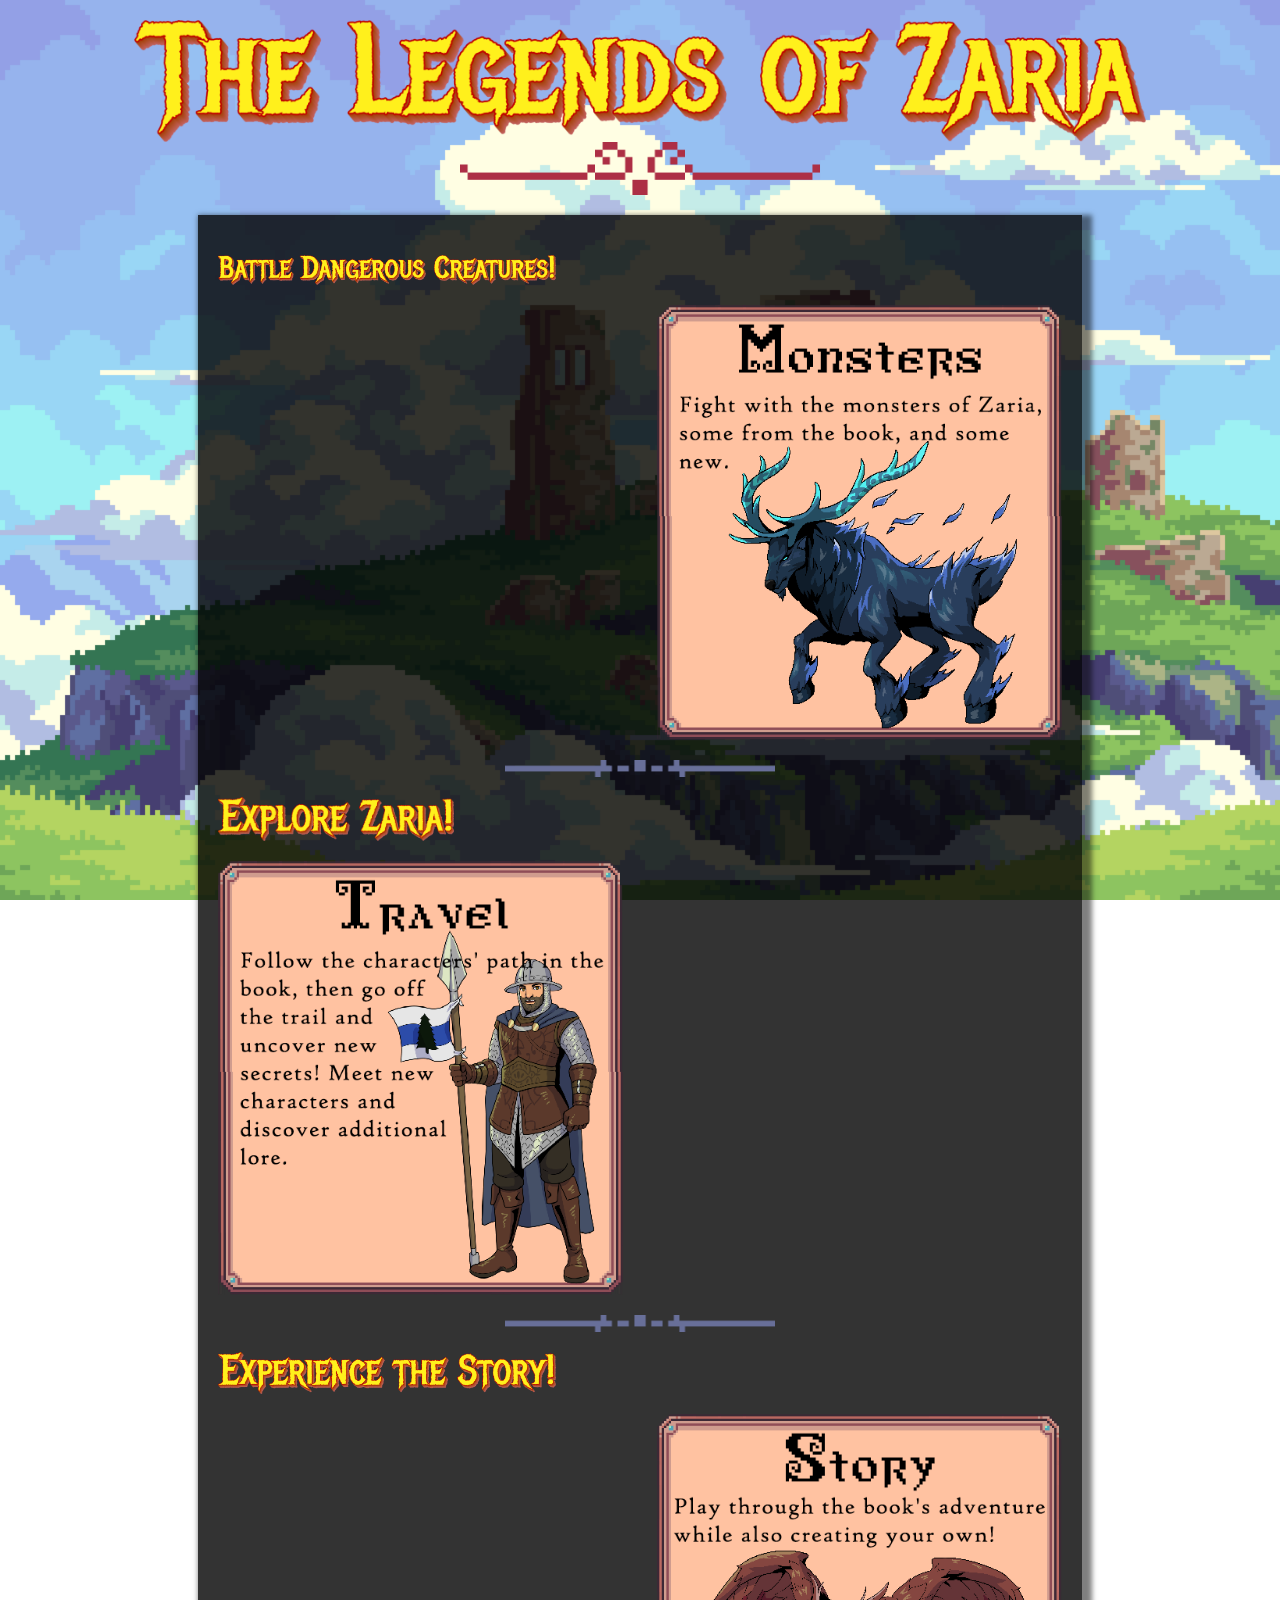
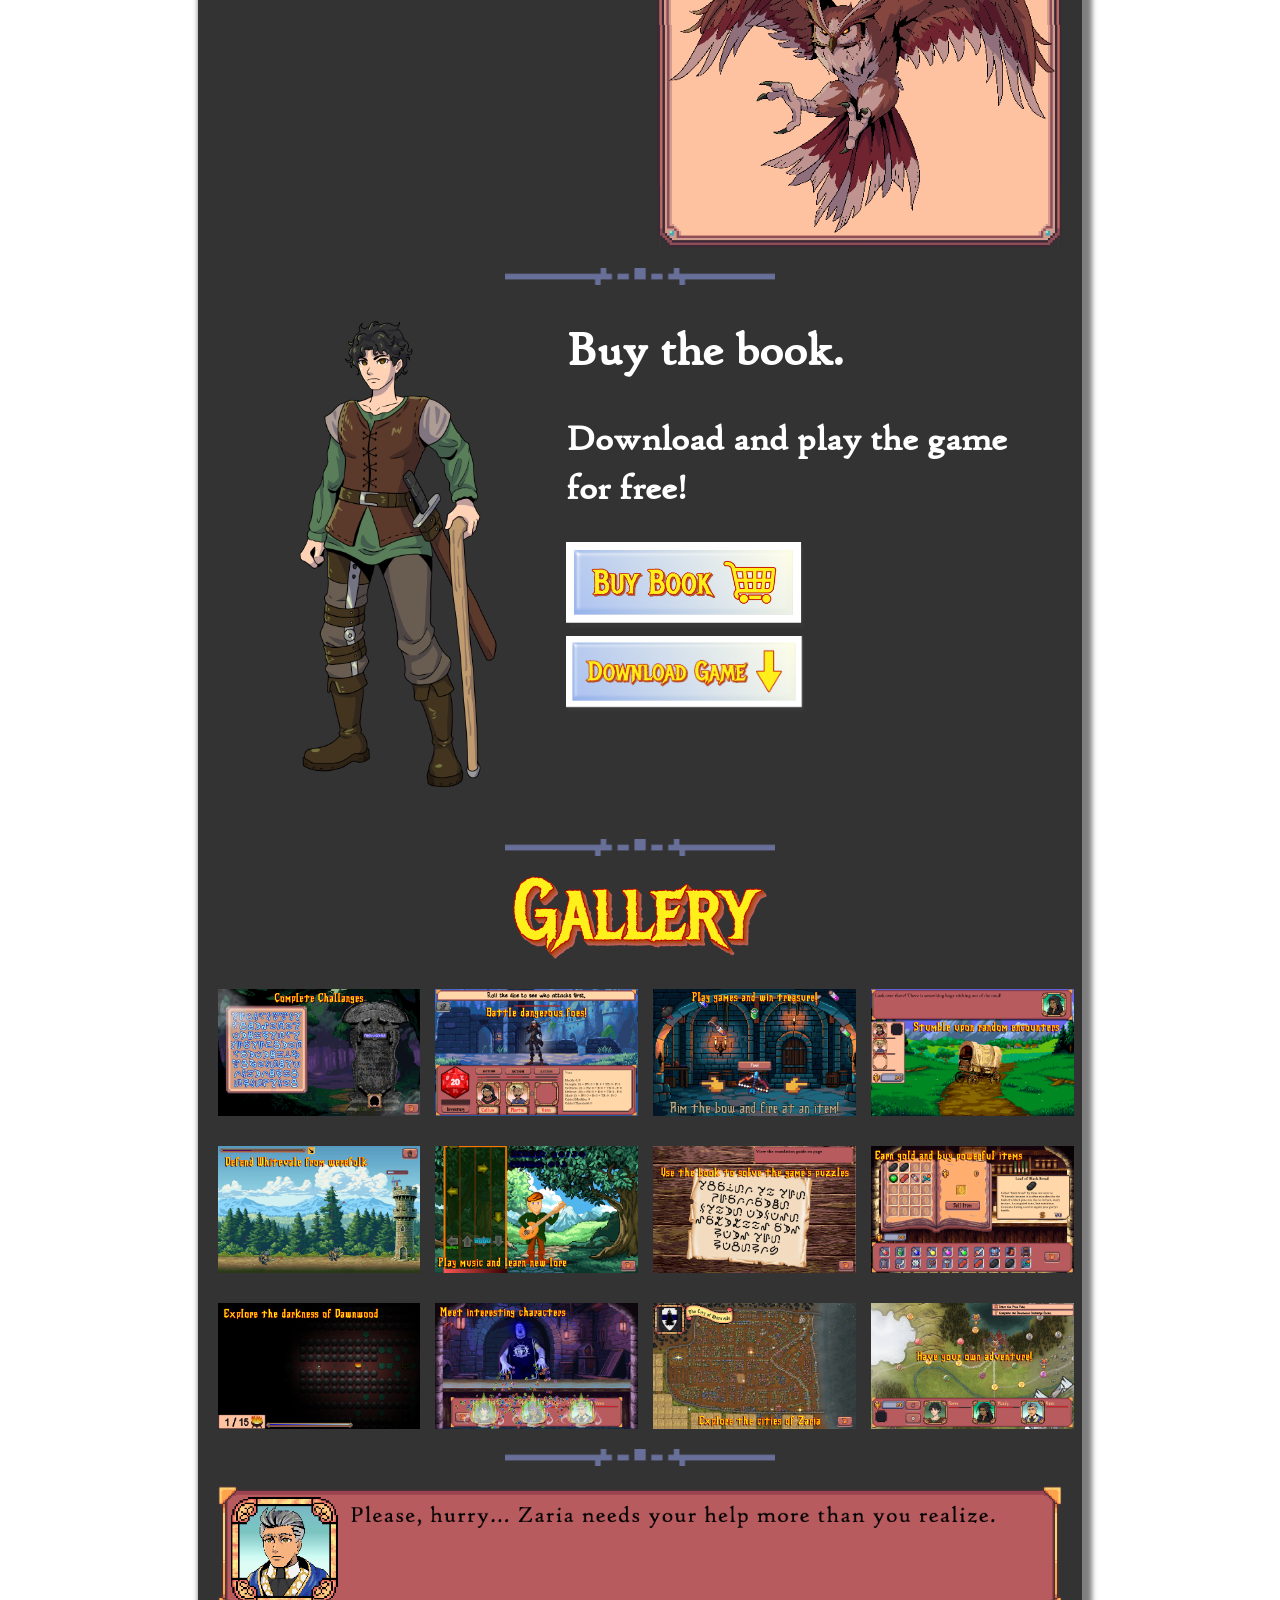
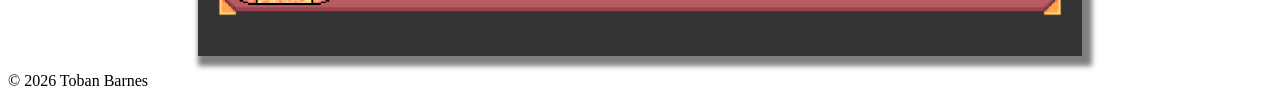
<file: index.html>
<!DOCTYPE html>
<html lang="en">
<head>
    <meta charset="UTF-8">
    <meta http-equiv="X-UA-Compatible" content="IE=edge">
    <meta name="viewport" content="width=device-width, initial-scale=1.0">
    <title>Main Page</title>
    <link rel="stylesheet" href="style.css">
</head>
<body>
    <header>
        <img src="ImageData\LegendOfZariaHeader.png" alt="Legend of Zaria title card" class="MainHeaderImage">
        <img src="ImageData\HeaderDivider.png" alt="Header Divider" class="MainHeaderDivider">
    </header>
    <main>
       
        <img src="ImageData\BattleDangerHeader.png" controls alt="Battle Header Text" class="SmallHeaderImage">
<!--The First Box Goes Here-->
         <div class="ShowContainer">
            <video autoplay muted loop playsinline class="DisplayVideo">
                <source src="Videos\CombatVideo.mp4" type="video/mp4">
                Your browser does not support the video tag.
            </video>
            <div class="TextBox">
                <img src="ImageData/MonsterInfo.png" alt="Monster Info" class="TextBoxImage">
            </div>
        </div>
         <img src="ImageData\DividerTwo.png" alt="Header Divider" class="Divider">

<img src="ImageData\ExploreZaria.png" controls alt="Battle Header Text" class="SmallHeaderImageSmaller">
<!--The Second Box Goes Here-->
         <div class="ShowContainer">
            <div class="TextBox">
                <img src="ImageData/TravelInfo.png" alt="Monster Info" class="TextBoxImage">
            </div>
            <video autoplay muted loop playsinline class="DisplayVideo">
                <source src="Videos\ExploreVideo.mp4" type="video/mp4">
                Your browser does not support the video tag.
            </video>
        </div>
        <img src="ImageData\DividerTwo.png" alt="Header Divider" class="Divider">

        <img src="ImageData\Experience The Story.png" controls alt="Battle Header Text" class="SmallHeaderImage">
<!--The Third Box Goes Here-->
        <div class="ShowContainer">
            <video autoplay muted loop playsinline class="DisplayVideo">
                <source src="Videos\StoryVideo.mp4" type="video/mp4">
                Your browser does not support the video tag.
            </video>
            <div class="TextBox">
                <img src="ImageData/StoryInfo.png" alt="Monster Info" class="TextBoxImage">
            </div>
        </div>
        <img src="ImageData\DividerTwo.png" alt="Header Divider" class="Divider">

        
<!--Garen's Box with the text and button goes here-->
        <div class="GarenBox">
        <img src="ImageData\Garen.png" controls alt="Garen" width="40%">
<!--The text and button go in this div box-->
         <div class="GarenText">
             <h1>Buy the book.</h1>
             <h2>Download and play the game for free!</h2>

             <a href="https://www.amazon.com/" target="_blank">
             <img src="ImageData/BuyBut.png"
             onmouseover="this.src='ImageData/BuyButHov.png';"
             onmouseout="this.src='ImageData/BuyBut.png';"
             onclick="this.src='ImageData/BuyButClick.png'"
             alt="Buy Button"
             class="Button">
             </a>

            <a href="download.html" target="_self">
                <img src="ImageData/DownBut.png"
                onmouseover="this.src='ImageData/DownButHov.png';"
                onmouseout="this.src='ImageData/DownBut.png';"
                onclick="this.src='ImageData/DownButClick.png'"
                alt="Download Button"
                class="Button">
            </a>

         </div>
        </div>
        <img src="ImageData\DividerTwo.png" alt="Header Divider" class="Divider">

 <!--Image Slide Show-->
<img src="ImageData\Gallery.png" controls alt="Battle Header Text" class="CenterHeaderImage">
<!--Row 1-->
<div class="ImageGallery">
<img src="ImageData/SlideShow/Slide1.png" alt="BanditCombat" class="SlideImage">
<img src="ImageData/SlideShow/Slide2.png" alt="BanditCombat" class="SlideImage">
<img src="ImageData/SlideShow/Slide3.png" alt="TreasureGame" class="SlideImage">
<img src="ImageData/SlideShow/Slide4.png" alt="TreasureGame" class="SlideImage">
</div>
<!--Row 2-->
<div class="ImageGallery">
<img src="ImageData/SlideShow/Slide5.png" alt="Challage Stone" class="SlideImage">
<img src="ImageData/SlideShow/Slide6.png" alt="BanditCombat" class="SlideImage">
<img src="ImageData/SlideShow/Slide7.png" alt="TreasureGame" class="SlideImage">
<img src="ImageData/SlideShow/Slide8.png" alt="TreasureGame" class="SlideImage">
</div>
<!--Row 3-->
<div class="ImageGallery">
<img src="ImageData/SlideShow/Slide9.png" alt="Challage Stone" class="SlideImage">
<img src="ImageData/SlideShow/Slide10.png" alt="BanditCombat" class="SlideImage">
<img src="ImageData/SlideShow/Slide11.png" alt="TreasureGame" class="SlideImage">
<img src="ImageData/SlideShow/Slide12.png" alt="TreasureGame" class="SlideImage">
</div>
  <img src="ImageData\DividerTwo.png" alt="Header Divider" class="Divider">

  <img src="ImageData\Vano Dialogue.png" alt="Vano Dialogue" class="Dialogue">


    </main>
    <footer>
        <p>&copy; 2026 Toban Barnes </p>
    </footer>
</body>
</html>
</file>
<file: style.css>
@font-face {
    font-family: 'New Tower Text';
    src: url('fonts/HTOWERT.TTF') format('truetype');
    font-weight: normal;
    font-style: normal;
    font-display: swap;
}

/* Header Image Style */
.MainHeaderImage {
    height: auto;
    width: 80%;
    display: block;
    margin-inline: auto;
    min-width: 80vh;
    margin-top: 20px;
}

/* Main Header Divider Style */
.MainHeaderDivider {
    height: auto;
    width: 10%;
    display: block;
    margin-inline: auto;
    min-width: 40vh;
    margin-bottom: 20px;
}

/* Smaller Divider Style */
.Divider {
    height: auto;
    width: 5%;
    display: block;
    margin-inline: auto;
    min-width: 30vh;
    margin-top: 20px;
}

/* Small Image Style */
.SmallHeaderImage {
    height: auto;
    width: 40%;
    min-width: 200px;
    display: block;
    margin-inline: left;
    margin-bottom: 20px;
    margin-top: 20px;
}

/* Center Image Style */
.CenterHeaderImage {
    height: auto;
    width: 30%;
    min-width: 200px;
    display: block;
    margin-inline: auto;
    margin-bottom: 20px;
    margin-top: 20px;
}

/* Small Image Style for Explore Zaria header */
.SmallHeaderImageSmaller {
    height: auto;
    width: 28%;
    min-width: 200px;
    display: block;
    margin-inline: left;
    margin-bottom: 20px;
    margin-top: 20px;
}

/* Video Box */
.DisplayVideo {
    width: 65%;
    height: auto;
}

/* Small info box image next to video */
.TextBoxImage {
    width: 100%;
    height: auto;
    display: block;
   
}

/* Container holding video and text box */
.ShowContainer {
    display: flex;
    align-items: center;
    gap: 10px;
}

/* Box holding Garen image and the buttons */
.GarenBox {
    display: flex;
    align-items: center;
    gap: 10px;
}

/* Text and button beside Garen */
.GarenText {
    width: 100%;
    height: auto;
    display: block;
    font-size: 1.5rem;
    margin-right: 20px;
    padding-bottom: 100px;
}

.Button {
    width: 50%;
    margin-inline: auto;
}

/* Background */
body {
    background-image: url('ImageData/WebBack.png');
    background-repeat: no-repeat;
    background-size: cover;
    background-position: center;
    background-attachment: fixed;
}

/* Black box main body text area */
main {
    background-color: rgba(0, 0, 0, 0.8);
    margin-right: 15%;
    margin-left: 15%;
    min-width: 80vh;
    padding: 20px;
    font-family: 'New Tower Text', sans-serif;
    color: white;
    box-shadow: 5px 5px 5px 5px rgba(0, 0, 0, 0.5);
}

/* Gallery Styles */
.ImageGallery {
    margin-top: 30px;
    display: flex;
    align-items: center;
    gap: 15px;
}

.SlideImage {
    width: 24%;
    height: auto;
    transition: transform 0.3s ease, position 0.3s ease;
}

.SlideImage:hover {
    transform: scale(2.5);
}

/* Dialogue Image Style */
.Dialogue {
    width: 100%;
    height: auto;
    display: block;
    margin-inline: auto;
    margin-top: 20px;
    margin-bottom: 20px;
}
</file>
